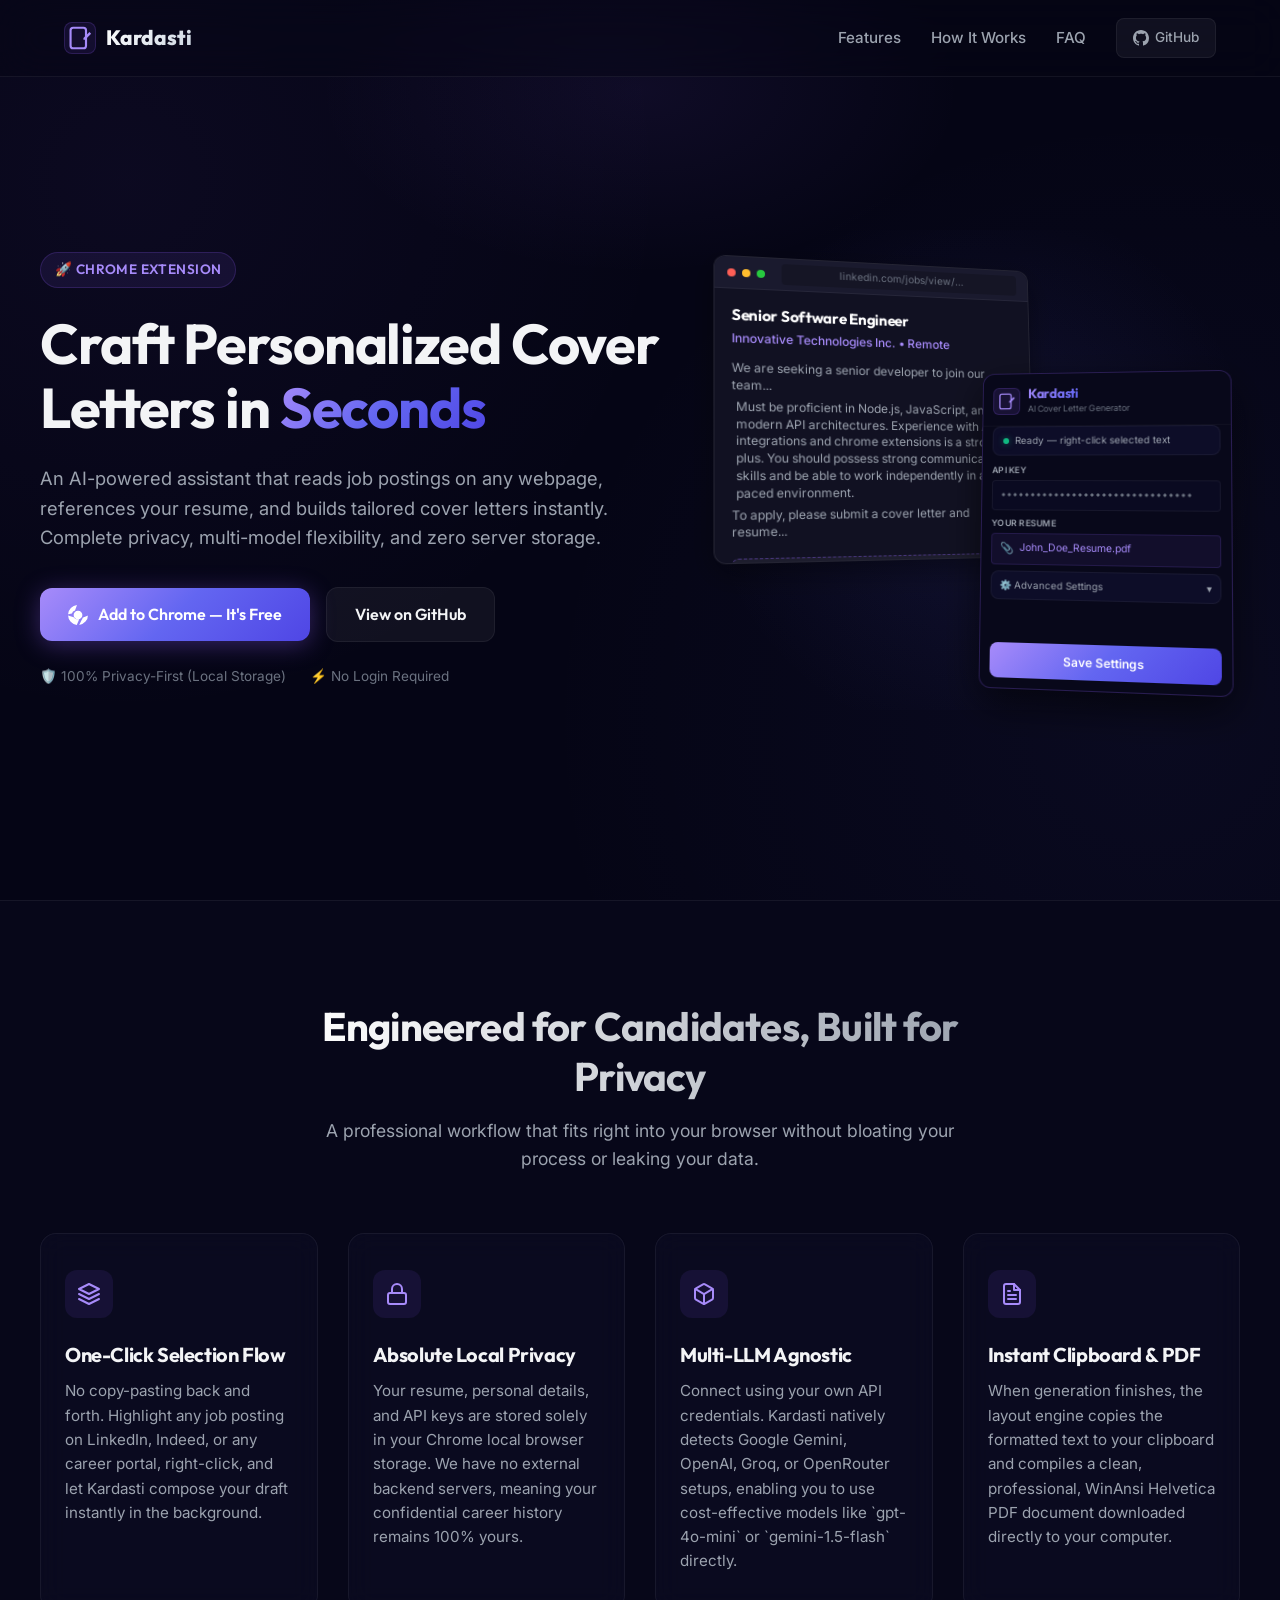
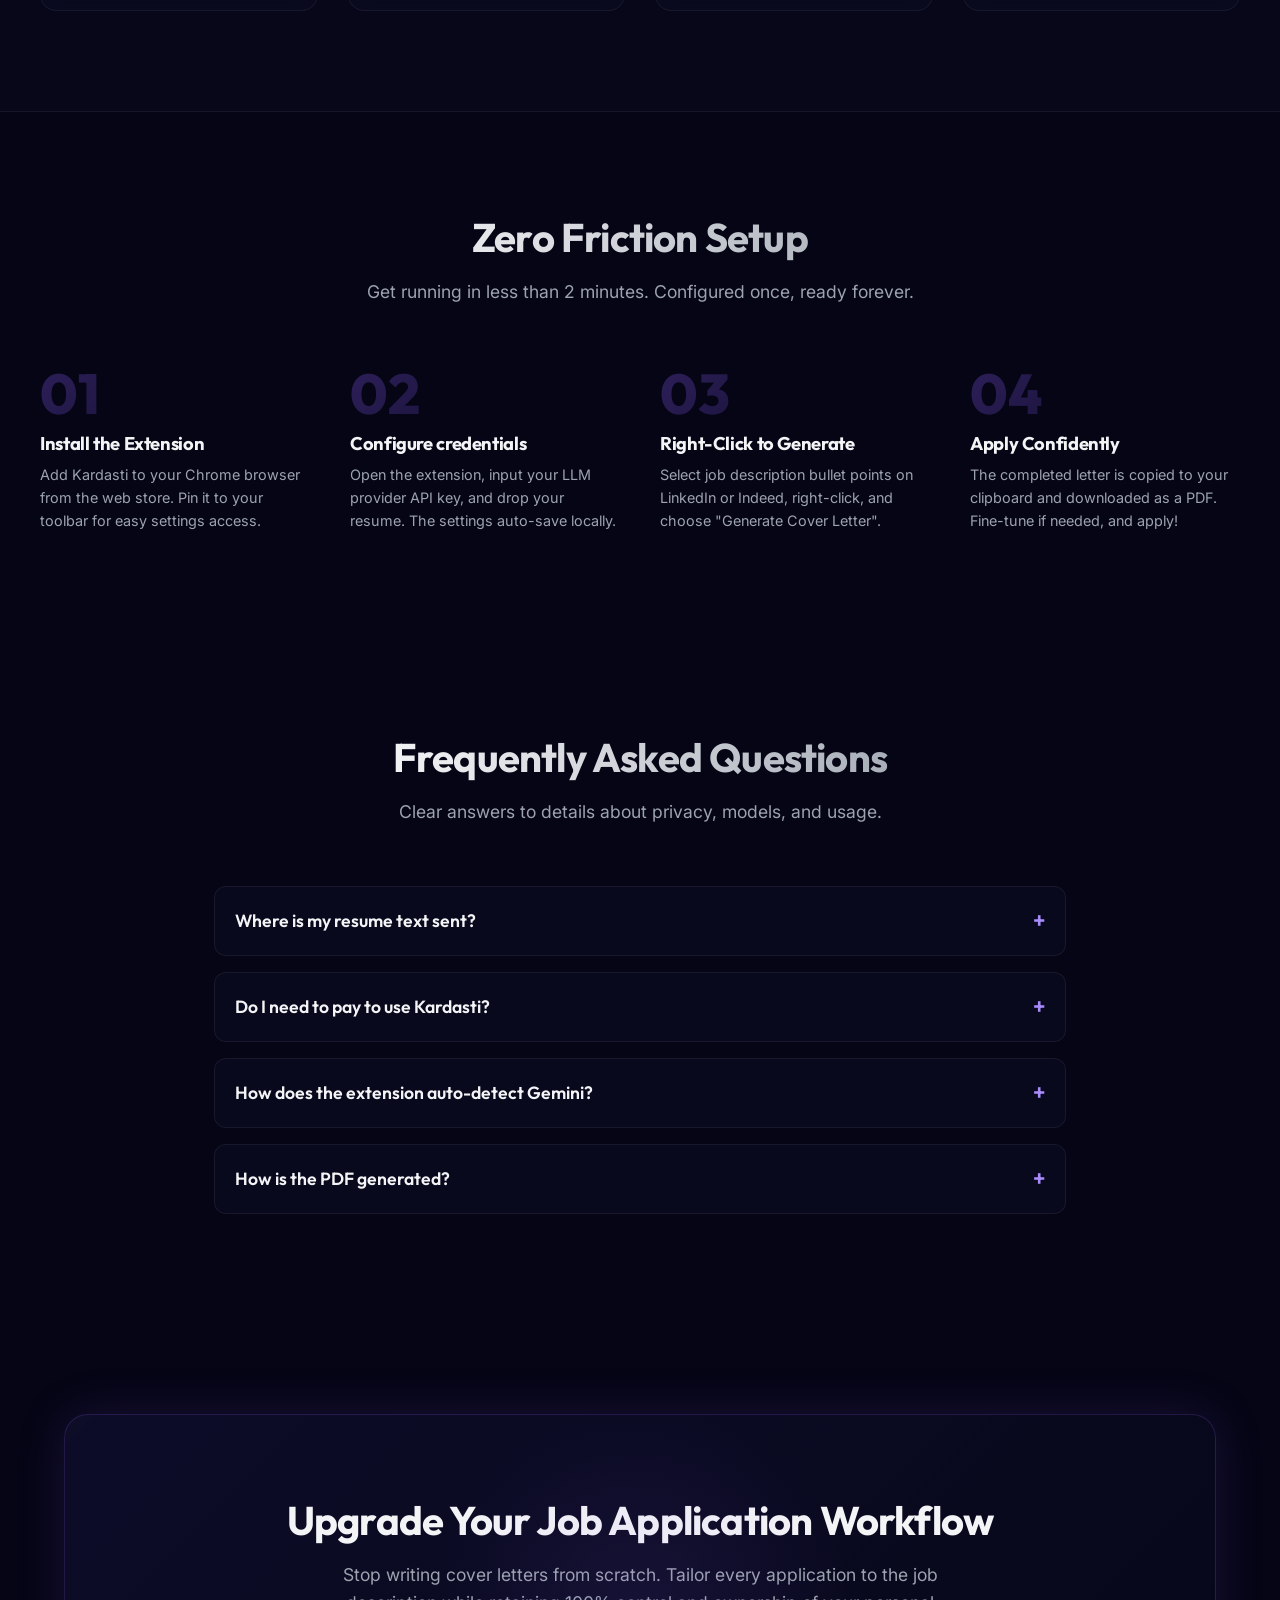
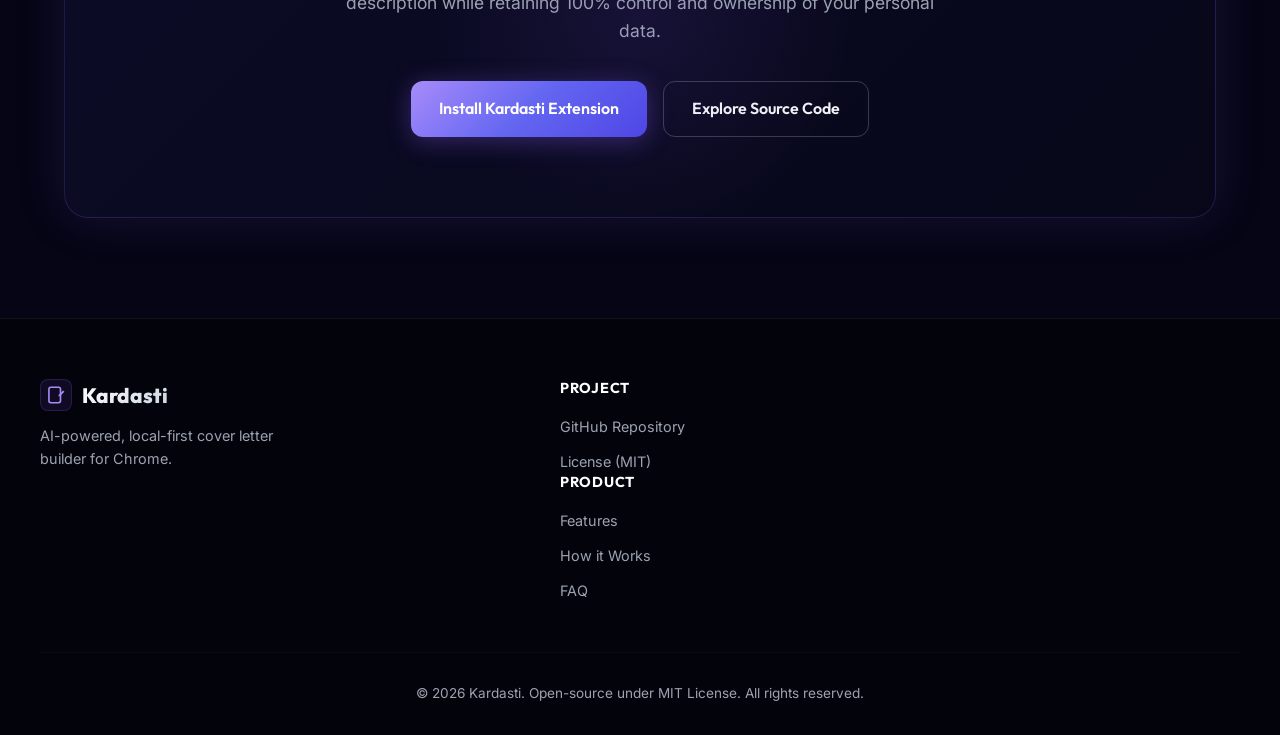
<file: docs/index.html>
<!DOCTYPE html>
<html lang="en">
<head>
  <meta charset="utf-8">
  <meta name="viewport" content="width=device-width, initial-scale=1">
  <meta name="description" content="Kardasti — AI-powered Chrome Extension that generates personalized cover letters from job postings using your resume, completely locally and securely.">
  <title>Kardasti — AI Cover Letter Generator Chrome Extension</title>
  
  <!-- Premium Fonts -->
  <link rel="preconnect" href="https://fonts.googleapis.com">
  <link rel="preconnect" href="https://fonts.gstatic.com" crossorigin>
  <link href="https://fonts.googleapis.com/css2?family=Inter:wght@300;400;500;600;700&family=Outfit:wght@400;500;600;700;800&display=swap" rel="stylesheet">
  
  <link rel="stylesheet" href="style.css">
</head>
<body>
  <!-- Header -->
  <header class="navbar">
    <div class="nav-container">
      <div class="logo">
        <div class="logo-icon">
          <svg width="24" height="24" viewBox="0 0 28 28" fill="none">
            <rect x="3" y="2" width="18" height="24" rx="3" stroke="url(#nav-g1)" stroke-width="2.5" fill="none"/>
            <line x1="7" y1="8" x2="17" y2="8" stroke="url(#nav-g1)" stroke-width="2" stroke-linecap="round"/>
            <line x1="7" y1="12" x2="17" y2="12" stroke="url(#nav-g1)" stroke-width="2" stroke-linecap="round"/>
            <line x1="7" y1="16" x2="13" y2="16" stroke="url(#nav-g1)" stroke-width="2" stroke-linecap="round"/>
            <path d="M18 14 L25 7 L27 9 L20 16 L18 16 Z" fill="url(#nav-g1)"/>
            <defs>
              <linearGradient id="nav-g1" x1="0" y1="0" x2="28" y2="28">
                <stop offset="0%" stop-color="#a78bfa"/>
                <stop offset="100%" stop-color="#6366f1"/>
              </linearGradient>
            </defs>
          </svg>
        </div>
        <span class="logo-text">Kardasti</span>
      </div>
      <nav class="nav-links">
        <a href="#features">Features</a>
        <a href="#how-it-works">How It Works</a>
        <a href="#faq">FAQ</a>
        <a href="https://github.com" class="btn-github-nav" target="_blank" rel="noopener">
          <svg width="16" height="16" fill="currentColor" viewBox="0 0 16 16">
            <path d="M8 0C3.58 0 0 3.58 0 8c0 3.54 2.29 6.53 5.47 7.59.4.07.55-.17.55-.38 0-.19-.01-.82-.01-1.49-2.01.37-2.53-.49-2.69-.94-.09-.23-.48-.94-.82-1.13-.28-.15-.68-.52-.01-.53.63-.01 1.08.58 1.23.82.72 1.21 1.87.87 2.33.66.07-.52.28-.87.51-1.07-1.78-.2-3.64-.89-3.64-3.95 0-.87.31-1.59.82-2.15-.08-.2-.36-1.02.08-2.12 0 0 .67-.21 2.2.82.64-.18 1.32-.27 2-.27.68 0 1.36.09 2 .27 1.53-1.04 2.2-.82 2.2-.82.44 1.1.16 1.92.08 2.12.51.56.82 1.27.82 2.15 0 3.07-1.87 3.75-3.65 3.95.29.25.54.73.54 1.48 0 1.07-.01 1.93-.01 2.2 0 .21.15.46.55.38A8.012 8.012 0 0 0 16 8c0-4.42-3.58-8-8-8z"/>
          </svg>
          GitHub
        </a>
      </nav>
    </div>
  </header>

  <!-- Hero Section -->
  <section class="hero">
    <div class="hero-glow"></div>
    <div class="hero-container">
      <div class="hero-content">
        <div class="badge">🚀 Chrome Extension</div>
        <h1 class="hero-title">Craft Personalized Cover Letters in <span class="text-gradient">Seconds</span></h1>
        <p class="hero-subtitle">
          An AI-powered assistant that reads job postings on any webpage, references your resume, and builds tailored cover letters instantly. Complete privacy, multi-model flexibility, and zero server storage.
        </p>
        <div class="hero-cta">
          <a href="#" class="btn-chrome">
            <svg width="20" height="20" fill="currentColor" viewBox="0 0 16 16">
              <path d="M16 8a8.001 8.001 0 0 1-7.022 7.94l1.902-3.907a3.5 3.5 0 0 0 .82-1.92l4.3-1.72A7.973 7.973 0 0 1 16 8zm-8.978 7.94a8.004 8.004 0 0 1-6.963-7.61l4.498 1.499A3.5 3.5 0 0 0 8 11.5c.343 0 .67-.05.978-.142L7.022 15.94zM.059 7.424A8.002 8.002 0 0 1 7.2 0.057L5.59 4.398a3.5 3.5 0 0 0-2.457 2.457L.059 7.424zM8 4.5a3.5 3.5 0 1 1 0 7 3.5 3.5 0 0 1 0-7z"/>
            </svg>
            Add to Chrome — It's Free
          </a>
          <a href="https://github.com" class="btn-secondary" target="_blank" rel="noopener">
            View on GitHub
          </a>
        </div>
        <div class="hero-meta">
          <span>🛡️ 100% Privacy-First (Local Storage)</span>
          <span>⚡ No Login Required</span>
        </div>
      </div>
      
      <!-- Interactive CSS Extension Mockup -->
      <div class="hero-visual">
        <div class="visual-glow"></div>
        <div class="extension-mockup-container">
          
          <!-- Mock Job Site Window -->
          <div class="mock-web-window">
            <div class="window-header">
              <span class="dot red"></span>
              <span class="dot yellow"></span>
              <span class="dot green"></span>
              <div class="mock-url">linkedin.com/jobs/view/...</div>
            </div>
            <div class="window-body">
              <h3 class="job-mock-title">Senior Software Engineer</h3>
              <p class="job-mock-company">Innovative Technologies Inc. • Remote</p>
              <div class="job-mock-desc">
                <p>We are seeking a senior developer to join our team...</p>
                <div class="highlightable-text" id="highlightText">
                  Must be proficient in Node.js, JavaScript, and modern API architectures. Experience with AI integrations and chrome extensions is a strong plus. You should possess strong communication skills and be able to work independently in a fast-paced environment.
                </div>
                <p>To apply, please submit a cover letter and resume...</p>
              </div>
              
              <!-- Interactive Trigger Button -->
              <button type="button" class="btn-demo-trigger" id="demoTriggerBtn">
                ⚡ Simulate Selection & Right-Click
              </button>
              
              <!-- Context Menu Mock -->
              <div class="mock-context-menu" id="mockContextMenu">
                <div class="menu-item disabled">Copy</div>
                <div class="menu-item disabled">Search Google for...</div>
                <div class="menu-item active-action" id="contextMenuAction">
                  <span class="logo-icon-small">
                    <svg width="12" height="12" viewBox="0 0 28 28" fill="none">
                      <rect x="3" y="2" width="18" height="24" rx="3" stroke="#a78bfa" stroke-width="3" fill="none"/>
                      <path d="M18 14 L25 7 L27 9 L20 16 L18 16 Z" fill="#a78bfa"/>
                    </svg>
                  </span>
                  Generate Cover Letter
                </div>
              </div>
            </div>
          </div>
          
          <!-- Mock Extension Popup Window -->
          <div class="mock-popup-window">
            <div class="popup-header">
              <div class="popup-logo">
                <div class="mock-logo-icon">
                  <svg width="18" height="18" viewBox="0 0 28 28" fill="none">
                    <rect x="3" y="2" width="18" height="24" rx="3" stroke="url(#g-mock)" stroke-width="2" fill="none"/>
                    <line x1="7" y1="8" x2="17" y2="8" stroke="url(#g-mock)" stroke-width="1.5" stroke-linecap="round"/>
                    <line x1="7" y1="12" x2="17" y2="12" stroke="url(#g-mock)" stroke-width="1.5" stroke-linecap="round"/>
                    <line x1="7" y1="16" x2="13" y2="16" stroke="url(#g-mock)" stroke-width="1.5" stroke-linecap="round"/>
                    <path d="M18 14 L25 7 L27 9 L20 16 L18 16 Z" fill="url(#g-mock)"/>
                    <defs>
                      <linearGradient id="g-mock" x1="0" y1="0" x2="28" y2="28">
                        <stop offset="0%" stop-color="#a78bfa"/>
                        <stop offset="100%" stop-color="#6366f1"/>
                      </linearGradient>
                    </defs>
                  </svg>
                </div>
                <div>
                  <h4 class="popup-title">Kardasti</h4>
                  <p class="popup-subtitle">AI Cover Letter Generator</p>
                </div>
              </div>
            </div>
            
            <div class="popup-status-bar ready" id="mockStatusBar">
              <div class="status-dot animate-pulse"></div>
              <span class="status-text">Ready — right-click selected text</span>
            </div>
            
            <div class="popup-body">
              <!-- API Key Field -->
              <div class="popup-field">
                <div class="popup-label">API Key</div>
                <div class="popup-input-wrapper">
                  <div class="popup-input-masked">••••••••••••••••••••••••••••••••</div>
                </div>
              </div>
              
              <!-- Resume Field -->
              <div class="popup-field">
                <div class="popup-label">Your Resume</div>
                <div class="popup-file-badge">
                  <span class="file-icon">📎</span>
                  <span class="file-name">John_Doe_Resume.pdf</span>
                </div>
              </div>
              
              <!-- Advanced Settings (Collapsed) -->
              <div class="popup-card">
                <div class="popup-card-header">
                  <span>⚙️ Advanced Settings</span>
                  <span>▾</span>
                </div>
              </div>
            </div>
            
            <div class="popup-footer">
              <div class="mock-save-btn">Save Settings</div>
            </div>
            
            <!-- Toast Simulator Inside Extension -->
            <div class="mock-toast-notification" id="mockToast">
              <span class="toast-content" id="mockToastText">⏳ Generating cover letter…</span>
            </div>
          </div>
          
        </div>
      </div>
    </div>
  </section>

  <!-- Value Propositions / Features Grid -->
  <section class="features" id="features">
    <div class="section-header">
      <h2 class="section-title">Engineered for Candidates, Built for Privacy</h2>
      <p class="section-subtitle">A professional workflow that fits right into your browser without bloating your process or leaking your data.</p>
    </div>
    
    <div class="features-grid">
      <!-- Feature 1 -->
      <div class="feature-card">
        <div class="feature-icon">
          <svg width="24" height="24" viewBox="0 0 24 24" fill="none" stroke="currentColor" stroke-width="2" stroke-linecap="round" stroke-linejoin="round">
            <polygon points="12 2 2 7 12 12 22 7 12 2" />
            <polyline points="2 17 12 22 22 17" />
            <polyline points="2 12 12 17 22 12" />
          </svg>
        </div>
        <h3 class="feature-title">One-Click Selection Flow</h3>
        <p class="feature-desc">No copy-pasting back and forth. Highlight any job posting on LinkedIn, Indeed, or any career portal, right-click, and let Kardasti compose your draft instantly in the background.</p>
      </div>
      
      <!-- Feature 2 -->
      <div class="feature-card">
        <div class="feature-icon">
          <svg width="24" height="24" viewBox="0 0 24 24" fill="none" stroke="currentColor" stroke-width="2" stroke-linecap="round" stroke-linejoin="round">
            <rect x="3" y="11" width="18" height="11" rx="2" ry="2" />
            <path d="M7 11V7a5 5 0 0 1 10 0v4" />
          </svg>
        </div>
        <h3 class="feature-title">Absolute Local Privacy</h3>
        <p class="feature-desc">Your resume, personal details, and API keys are stored solely in your Chrome local browser storage. We have no external backend servers, meaning your confidential career history remains 100% yours.</p>
      </div>
      
      <!-- Feature 3 -->
      <div class="feature-card">
        <div class="feature-icon">
          <svg width="24" height="24" viewBox="0 0 24 24" fill="none" stroke="currentColor" stroke-width="2" stroke-linecap="round" stroke-linejoin="round">
            <path d="M21 16V8a2 2 0 0 0-1-1.73l-7-4a2 2 0 0 0-2 0l-7 4A2 2 0 0 0 3 8v8a2 2 0 0 0 1 1.73l7 4a2 2 0 0 0 2 0l7-4A2 2 0 0 0 21 16z" />
            <polyline points="3.27 6.96 12 12.01 20.73 6.96" />
            <line x1="12" y1="22.08" x2="12" y2="12" />
          </svg>
        </div>
        <h3 class="feature-title">Multi-LLM Agnostic</h3>
        <p class="feature-desc">Connect using your own API credentials. Kardasti natively detects Google Gemini, OpenAI, Groq, or OpenRouter setups, enabling you to use cost-effective models like `gpt-4o-mini` or `gemini-1.5-flash` directly.</p>
      </div>
      
      <!-- Feature 4 -->
      <div class="feature-card">
        <div class="feature-icon">
          <svg width="24" height="24" viewBox="0 0 24 24" fill="none" stroke="currentColor" stroke-width="2" stroke-linecap="round" stroke-linejoin="round">
            <path d="M14 2H6a2 2 0 0 0-2 2v16a2 2 0 0 0 2 2h12a2 2 0 0 0 2-2V8z" />
            <polyline points="14 2 14 8 20 8" />
            <line x1="16" y1="13" x2="8" y2="13" />
            <line x1="16" y1="17" x2="8" y2="17" />
            <polyline points="10 9 9 9 8 9" />
          </svg>
        </div>
        <h3 class="feature-title">Instant Clipboard & PDF</h3>
        <p class="feature-desc">When generation finishes, the layout engine copies the formatted text to your clipboard and compiles a clean, professional, WinAnsi Helvetica PDF document downloaded directly to your computer.</p>
      </div>
    </div>
  </section>

  <!-- How It Works Section -->
  <section class="how-it-works" id="how-it-works">
    <div class="section-header">
      <h2 class="section-title">Zero Friction Setup</h2>
      <p class="section-subtitle">Get running in less than 2 minutes. Configured once, ready forever.</p>
    </div>
    
    <div class="workflow-steps">
      <!-- Step 1 -->
      <div class="step-card">
        <div class="step-num">01</div>
        <h4 class="step-title">Install the Extension</h4>
        <p class="step-desc">Add Kardasti to your Chrome browser from the web store. Pin it to your toolbar for easy settings access.</p>
      </div>
      <!-- Step 2 -->
      <div class="step-card">
        <div class="step-num">02</div>
        <h4 class="step-title">Configure credentials</h4>
        <p class="step-desc">Open the extension, input your LLM provider API key, and drop your resume. The settings auto-save locally.</p>
      </div>
      <!-- Step 3 -->
      <div class="step-card">
        <div class="step-num">03</div>
        <h4 class="step-title">Right-Click to Generate</h4>
        <p class="step-desc">Select job description bullet points on LinkedIn or Indeed, right-click, and choose "Generate Cover Letter".</p>
      </div>
      <!-- Step 4 -->
      <div class="step-card">
        <div class="step-num">04</div>
        <h4 class="step-title">Apply Confidently</h4>
        <p class="step-desc">The completed letter is copied to your clipboard and downloaded as a PDF. Fine-tune if needed, and apply!</p>
      </div>
    </div>
  </section>

  <!-- FAQ Section -->
  <section class="faq" id="faq">
    <div class="section-header">
      <h2 class="section-title">Frequently Asked Questions</h2>
      <p class="section-subtitle">Clear answers to details about privacy, models, and usage.</p>
    </div>
    
    <div class="faq-accordion">
      <details>
        <summary>Where is my resume text sent?</summary>
        <div class="faq-content">
          <p>Your resume text is stored locally within Chrome's sandboxed storage. It is only sent directly to the AI provider endpoint (OpenAI, Google, Groq, or OpenRouter) that you configure when you explicitly trigger the "Generate Cover Letter" context menu action. We do not operate server portals or analytics databases, ensuring absolute confidentiality.</p>
        </div>
      </details>
      
      <details>
        <summary>Do I need to pay to use Kardasti?</summary>
        <div class="faq-content">
          <p>No, the Chrome extension itself is entirely free and open-source. You only need your own API key from an LLM provider. Since modern API calls are extremely cost-effective (e.g., using GPT-4o-mini costs less than $0.002 per letter), you only pay fractions of a cent directly to OpenAI or Google for the API usage.</p>
        </div>
      </details>
      
      <details>
        <summary>How does the extension auto-detect Gemini?</summary>
        <div class="faq-content">
          <p>Kardasti analyzes the pattern of your API key. If the key begins with the standard Google developer key prefix (<code>AIza</code>), the popup automatically populates the base URL to point to Google's Gemini API endpoints and loads the available Gemini model families (like <code>gemini-1.5-flash</code>).</p>
        </div>
      </details>
      
      <details>
        <summary>How is the PDF generated?</summary>
        <div class="faq-content">
          <p>The PDF is compiled in-memory inside the Chrome extension background worker using a lightweight, pure JavaScript PDF layout engine. It outputs standard PDF 1.4 objects without referencing heavy external UI scripts, formatting the Helvetica fonts and alignments dynamically to trigger an automatic web download.</p>
        </div>
      </details>
    </div>
  </section>

  <!-- CTA Section -->
  <section class="cta-banner">
    <div class="cta-card">
      <div class="cta-glow"></div>
      <h2 class="cta-title">Upgrade Your Job Application Workflow</h2>
      <p class="cta-desc">Stop writing cover letters from scratch. Tailor every application to the job description while retaining 100% control and ownership of your personal data.</p>
      <div class="cta-actions">
        <a href="#" class="btn-chrome">Install Kardasti Extension</a>
        <a href="https://github.com" class="btn-outline" target="_blank" rel="noopener">Explore Source Code</a>
      </div>
    </div>
  </section>

  <!-- Footer -->
  <footer class="footer">
    <div class="footer-container">
      <div class="footer-left">
        <div class="logo">
          <div class="logo-icon">
            <svg width="18" height="18" viewBox="0 0 28 28" fill="none">
              <rect x="3" y="2" width="18" height="24" rx="3" stroke="#a78bfa" stroke-width="2.5" fill="none"/>
              <path d="M18 14 L25 7 L27 9 L20 16 L18 16 Z" fill="#a78bfa"/>
            </svg>
          </div>
          <span class="logo-text">Kardasti</span>
        </div>
        <p class="footer-tagline">AI-powered, local-first cover letter builder for Chrome.</p>
      </div>
      <div class="footer-right">
        <div class="footer-links-group">
          <h5>Project</h5>
          <a href="https://github.com" target="_blank" rel="noopener">GitHub Repository</a>
          <a href="https://github.com" target="_blank" rel="noopener">License (MIT)</a>
        </div>
        <div class="footer-links-group">
          <h5>Product</h5>
          <a href="#features">Features</a>
          <a href="#how-it-works">How it Works</a>
          <a href="#faq">FAQ</a>
        </div>
      </div>
    </div>
    <div class="footer-bottom">
      <p>&copy; 2026 Kardasti. Open-source under MIT License. All rights reserved.</p>
    </div>
  </footer>

  <!-- Interactive Demo Script -->
  <script>
    document.addEventListener('DOMContentLoaded', () => {
      const demoBtn = document.getElementById('demoTriggerBtn');
      const highlightText = document.getElementById('highlightText');
      const contextMenu = document.getElementById('mockContextMenu');
      const menuAction = document.getElementById('contextMenuAction');
      const toast = document.getElementById('mockToast');
      const toastText = document.getElementById('mockToastText');
      const statusBar = document.getElementById('mockStatusBar');

      let isAnimating = false;

      demoBtn.addEventListener('click', () => {
        if (isAnimating) return;
        isAnimating = true;
        demoBtn.disabled = true;

        // Step 1: Simulate text highlighting
        highlightText.classList.add('highlighted');
        
        setTimeout(() => {
          // Step 2: Show context menu near the selection
          contextMenu.classList.add('visible');
          
          setTimeout(() => {
            // Step 3: Trigger context menu selection effect
            menuAction.classList.add('hovered');
            
            setTimeout(() => {
              // Hide context menu, start extension generation effect
              contextMenu.classList.remove('visible');
              menuAction.classList.remove('hovered');
              
              // Change status bar to generating
              statusBar.className = 'popup-status-bar generating';
              statusBar.querySelector('.status-text').textContent = 'Generating PDF…';
              
              // Show loader toast
              toastText.textContent = '⏳ Generating cover letter…';
              toast.className = 'mock-toast-notification visible loading';
              
              setTimeout(() => {
                // Change toast to success
                toastText.textContent = '✅ Cover letter copied & PDF downloaded!';
                toast.className = 'mock-toast-notification visible success';
                
                // Change status bar back to ready
                statusBar.className = 'popup-status-bar ready';
                statusBar.querySelector('.status-text').textContent = 'Ready — right-click selected text';
                
                // Trigger page download visual indicator (subtle pulse on body)
                document.querySelector('.extension-mockup-container').classList.add('download-success');

                setTimeout(() => {
                  // Reset animation state
                  highlightText.classList.remove('highlighted');
                  toast.classList.remove('visible');
                  document.querySelector('.extension-mockup-container').classList.remove('download-success');
                  isAnimating = false;
                  demoBtn.disabled = false;
                }, 4000);

              }, 3000);

            }, 800);
          }, 1000);
        }, 800);
      });
    });
  </script>
</body>
</html>
</file>
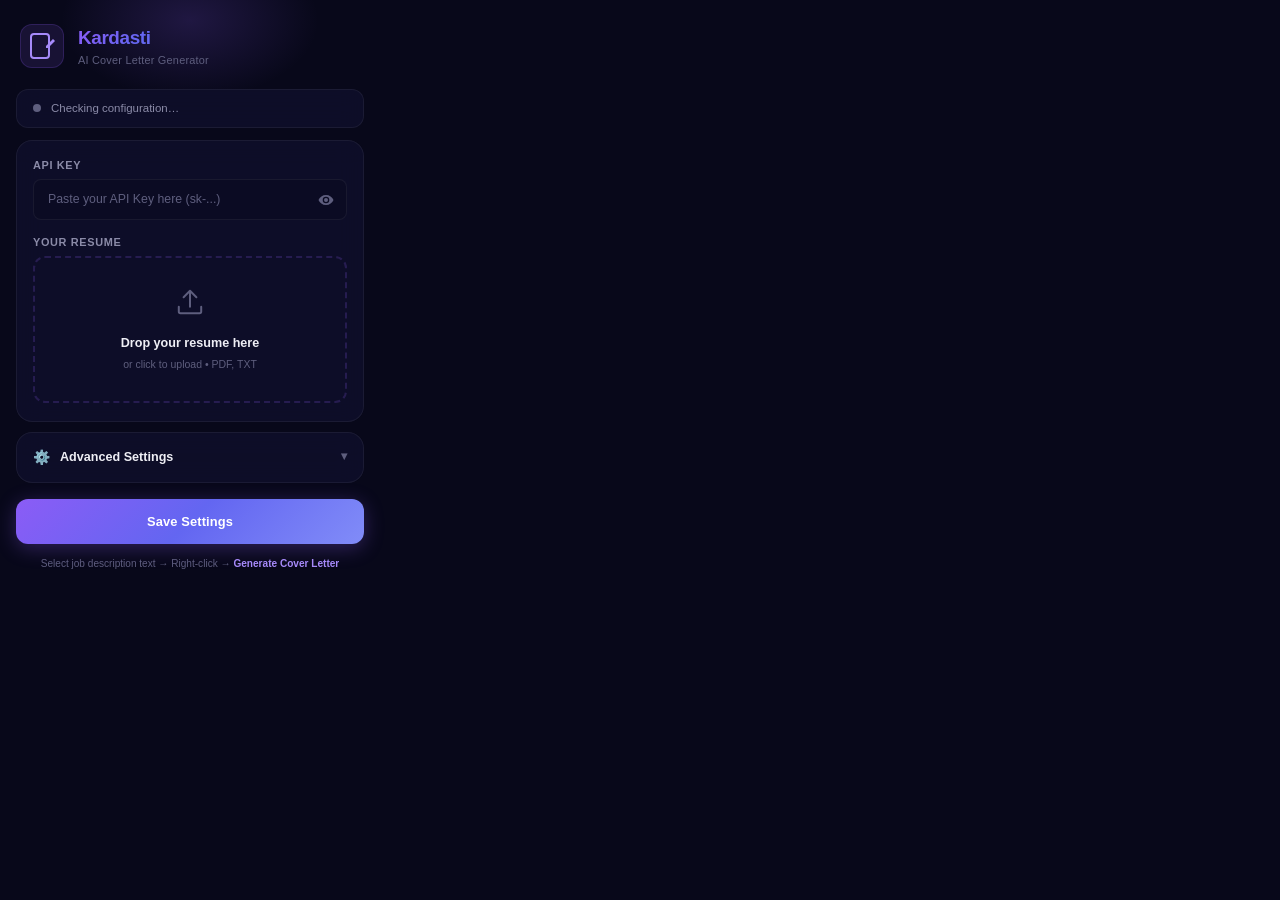
<file: popup/popup.html>
<!DOCTYPE html>
<html lang="en">
<head>
  <meta charset="utf-8">
  <meta name="viewport" content="width=device-width, initial-scale=1">
  <title>Kardasti</title>
  <link rel="stylesheet" href="popup.css">
</head>
<body>
  <!-- Header -->
  <header class="header" id="header">
    <div class="header-glow"></div>
    <div class="header-content">
      <div class="logo">
        <div class="logo-icon">
          <svg width="28" height="28" viewBox="0 0 28 28" fill="none">
            <rect x="3" y="2" width="18" height="24" rx="3" stroke="url(#g1)" stroke-width="2" fill="none"/>
            <line x1="7" y1="8" x2="17" y2="8" stroke="url(#g1)" stroke-width="1.5" stroke-linecap="round"/>
            <line x1="7" y1="12" x2="17" y2="12" stroke="url(#g1)" stroke-width="1.5" stroke-linecap="round"/>
            <line x1="7" y1="16" x2="13" y2="16" stroke="url(#g1)" stroke-width="1.5" stroke-linecap="round"/>
            <path d="M18 14 L25 7 L27 9 L20 16 L18 16 Z" fill="url(#g1)"/>
            <defs>
              <linearGradient id="g1" x1="0" y1="0" x2="28" y2="28">
                <stop offset="0%" stop-color="#a78bfa"/>
                <stop offset="100%" stop-color="#6366f1"/>
              </linearGradient>
            </defs>
          </svg>
        </div>
        <div>
          <h1 class="logo-title">Kardasti</h1>
          <p class="logo-subtitle">AI Cover Letter Generator</p>
        </div>
      </div>
    </div>
  </header>

  <!-- Status Badge -->
  <div class="status-bar" id="statusBar">
    <div class="status-dot" id="statusDot"></div>
    <span class="status-text" id="statusText">Checking configuration…</span>
  </div>

  <!-- Main Content -->
  <main class="main">

    <!-- Configuration Fields -->
    <div class="form-container">
      <!-- API Key Field -->
      <div class="field">
        <label class="label" for="apiKey">API Key</label>
        <div class="input-wrapper">
          <input type="password" id="apiKey" class="input" placeholder="Paste your API Key here (sk-...)" autocomplete="off">
          <button type="button" class="input-action" id="toggleApiKey" title="Show/hide API key">
            <svg width="16" height="16" viewBox="0 0 16 16" fill="currentColor">
              <path id="eyeIcon" d="M8 3C4.5 3 1.7 5.1 0.5 8c1.2 2.9 4 5 7.5 5s6.3-2.1 7.5-5c-1.2-2.9-4-5-7.5-5zm0 8.3A3.3 3.3 0 1 1 8 4.7a3.3 3.3 0 0 1 0 6.6zM8 6a2 2 0 1 0 0 4 2 2 0 0 0 0-4z"/>
            </svg>
          </button>
        </div>
      </div>

      <!-- Resume Field -->
      <div class="field">
        <label class="label">Your Resume</label>
        <!-- File Upload Zone -->
        <div class="upload-zone" id="uploadZone">
          <div class="upload-icon">
            <svg width="32" height="32" viewBox="0 0 40 40" fill="none">
              <path d="M20 6 L20 26 M12 14 L20 6 L28 14" stroke="currentColor" stroke-width="2.5" stroke-linecap="round" stroke-linejoin="round"/>
              <path d="M6 26 v6 a2 2 0 0 0 2 2 h24 a2 2 0 0 0 2-2 v-6" stroke="currentColor" stroke-width="2.5" stroke-linecap="round"/>
            </svg>
          </div>
          <p class="upload-text">Drop your resume here</p>
          <p class="upload-hint">or click to upload • PDF, TXT</p>
          <input type="file" id="fileInput" accept=".pdf,.txt,.text" hidden>
        </div>

        <!-- Uploaded File Info -->
        <div class="file-info" id="fileInfo" hidden>
          <div class="file-badge">
            <span class="file-icon">📎</span>
            <span class="file-name" id="fileName"></span>
            <button type="button" class="file-remove" id="removeFile" title="Remove resume">✕</button>
          </div>
        </div>

        <!-- Resume Text Preview/Edit -->
        <div class="field" id="resumeTextSection" hidden>
          <label class="label" for="resumeText">
            Resume Content
            <span class="label-badge">editable</span>
          </label>
          <textarea id="resumeText" class="textarea" rows="6" placeholder="Your resume content will appear here…"></textarea>
          <p class="hint">Review and edit the extracted text if needed</p>
        </div>
      </div>
    </div>

    <!-- Advanced Settings Section -->
    <section class="card" id="advancedSection">
      <button class="card-header" id="advancedToggle" type="button">
        <span class="card-icon">⚙️</span>
        <span class="card-title">Advanced Settings</span>
        <span class="card-chevron" id="advancedChevron">▾</span>
      </button>
      <div class="card-body collapsed" id="advancedBody">
        <div class="field">
          <label class="label" for="apiBaseUrl">Base URL</label>
          <input type="url" id="apiBaseUrl" class="input" placeholder="https://api.openai.com/v1" autocomplete="off">
          <p class="hint">OpenAI, Groq, OpenRouter compatible • Gemini keys auto-detected</p>
        </div>
        <div class="field">
          <label class="label" for="apiModel">
            Model
            <span class="label-badge model-count" id="modelCount" hidden></span>
          </label>
          <div class="model-wrapper">
            <select id="apiModel" class="input select">
              <option value="">Enter API key to load models…</option>
            </select>
            <button type="button" class="btn-icon" id="refreshModels" title="Refresh model list">
              <svg class="refresh-icon" id="refreshIcon" width="14" height="14" viewBox="0 0 16 16" fill="none" stroke="currentColor" stroke-width="2" stroke-linecap="round">
                <path d="M2 8a6 6 0 0 1 10.9-3.5M14 8a6 6 0 0 1-10.9 3.5"/>
                <path d="M13 1v4h-4M3 15v-4h4"/>
              </svg>
            </button>
          </div>
          <div id="customModelWrapper" hidden>
            <input type="text" id="apiModelCustom" class="input" placeholder="e.g. gpt-4o-mini" autocomplete="off" style="margin-top:6px">
          </div>
          <p class="hint" id="modelHint">Auto-detected from API when key is set</p>
        </div>
      </div>
    </section>
  </main>

  <!-- Footer Actions -->
  <footer class="footer">
    <button type="button" class="btn-save" id="saveBtn">
      <span class="btn-text">Save Settings</span>
      <span class="btn-loader" hidden>
        <span class="spinner"></span>
      </span>
      <span class="btn-check" hidden>✓</span>
    </button>
    <p class="footer-hint">
      Select job description text → Right-click → <strong>Generate Cover Letter</strong>
    </p>
  </footer>

  <script src="popup.js"></script>
</body>
</html>
</file>
<file: docs/style.css>
/* ═══════════════════════════════════════════════
   Kardasti Landing Page — Premium Dark Theme
   ═══════════════════════════════════════════════ */

:root {
  /* Colors */
  --bg-dark: #050515;
  --bg-deep: #08081a;
  --bg-elevated: #0f0f2d;
  --bg-card: rgba(13, 13, 38, 0.55);
  --border-subtle: rgba(255, 255, 255, 0.06);
  --border-glow: rgba(139, 92, 246, 0.15);
  
  --accent-violet: #8b5cf6;
  --accent-indigo: #6366f1;
  --accent-purple: #a855f7;
  
  --text-primary: #f3f4f6;
  --text-secondary: #9ca3af;
  --text-muted: #6b7280;
  
  --gradient-neon: linear-gradient(135deg, #a78bfa 0%, #6366f1 50%, #4f46e5 100%);
  --gradient-bg-glow: radial-gradient(circle, rgba(139, 92, 246, 0.15) 0%, transparent 60%);
  
  /* Fonts */
  --font-headings: 'Outfit', -apple-system, BlinkMacSystemFont, "Segoe UI", Roboto, sans-serif;
  --font-body: 'Inter', -apple-system, BlinkMacSystemFont, "Segoe UI", Roboto, sans-serif;
  
  /* Shadows */
  --shadow-glow: 0 0 50px rgba(139, 92, 246, 0.15);
  --shadow-lg: 0 20px 40px rgba(0, 0, 0, 0.5);
  
  /* Transitions */
  --transition-smooth: all 0.4s cubic-bezier(0.16, 1, 0.3, 1);
  --transition-spring: all 0.5s cubic-bezier(0.34, 1.56, 0.64, 1);
}

/* Reset & Base */
* {
  box-sizing: border-box;
  margin: 0;
  padding: 0;
}

html {
  scroll-behavior: smooth;
  background-color: var(--bg-dark);
  color: var(--text-primary);
  font-family: var(--font-body);
  font-size: 16px;
}

body {
  overflow-x: hidden;
  line-height: 1.6;
  background-image: 
    radial-gradient(circle at 10% 20%, rgba(139, 92, 246, 0.05) 0%, transparent 40%),
    radial-gradient(circle at 90% 80%, rgba(99, 102, 241, 0.05) 0%, transparent 45%);
  background-attachment: fixed;
}

/* Typography */
h1, h2, h3, h4, h5 {
  font-family: var(--font-headings);
  font-weight: 700;
  letter-spacing: -0.02em;
  line-height: 1.25;
}

p {
  color: var(--text-secondary);
}

a {
  text-decoration: none;
  color: inherit;
}

/* Section Common */
section {
  padding: 100px 24px;
  position: relative;
}

.section-header {
  text-align: center;
  max-width: 680px;
  margin: 0 auto 60px;
}

.section-title {
  font-size: 2.5rem;
  margin-bottom: 16px;
  background: linear-gradient(to right, #fff, #9ca3af);
  -webkit-background-clip: text;
  -webkit-text-fill-color: transparent;
  background-clip: text;
}

.section-subtitle {
  font-size: 1.1rem;
  color: var(--text-secondary);
}

/* Text Gradient */
.text-gradient {
  background: var(--gradient-neon);
  -webkit-background-clip: text;
  -webkit-text-fill-color: transparent;
  background-clip: text;
  display: inline-block;
}

/* Buttons */
.btn-chrome {
  display: inline-flex;
  align-items: center;
  gap: 10px;
  padding: 14px 28px;
  background: var(--gradient-neon);
  color: #fff;
  font-family: var(--font-headings);
  font-weight: 600;
  border-radius: 12px;
  box-shadow: 0 4px 25px rgba(139, 92, 246, 0.35);
  transition: var(--transition-spring);
  position: relative;
  overflow: hidden;
  z-index: 1;
}

.btn-chrome::before {
  content: '';
  position: absolute;
  inset: 0;
  background: linear-gradient(135deg, #6366f1 0%, #a855f7 100%);
  opacity: 0;
  z-index: -1;
  transition: opacity 0.4s ease;
}

.btn-chrome:hover {
  transform: translateY(-3px);
  box-shadow: 0 8px 30px rgba(139, 92, 246, 0.5);
}

.btn-chrome:hover::before {
  opacity: 1;
}

.btn-secondary {
  display: inline-flex;
  align-items: center;
  padding: 14px 28px;
  background: rgba(255, 255, 255, 0.05);
  color: var(--text-primary);
  border: 1px solid var(--border-subtle);
  font-family: var(--font-headings);
  font-weight: 600;
  border-radius: 12px;
  transition: var(--transition-smooth);
}

.btn-secondary:hover {
  background: rgba(255, 255, 255, 0.1);
  border-color: rgba(255, 255, 255, 0.15);
  transform: translateY(-2px);
}

/* Floating Navbar */
.navbar {
  position: fixed;
  top: 0;
  left: 0;
  width: 100%;
  z-index: 1000;
  background: rgba(5, 5, 21, 0.4);
  backdrop-filter: blur(20px);
  -webkit-backdrop-filter: blur(20px);
  border-bottom: 1px solid var(--border-subtle);
  transition: var(--transition-smooth);
}

.nav-container {
  max-width: 1200px;
  margin: 0 auto;
  padding: 18px 24px;
  display: flex;
  justify-content: space-between;
  align-items: center;
}

.logo {
  display: flex;
  align-items: center;
  gap: 10px;
}

.logo-icon {
  width: 32px;
  height: 32px;
  display: flex;
  align-items: center;
  justify-content: center;
  background: rgba(139, 92, 246, 0.1);
  border: 1px solid rgba(139, 92, 246, 0.2);
  border-radius: 8px;
}

.logo-text {
  font-family: var(--font-headings);
  font-weight: 800;
  font-size: 1.3rem;
  background: linear-gradient(135deg, #fff 0%, #cbd5e1 100%);
  -webkit-background-clip: text;
  -webkit-text-fill-color: transparent;
}

.nav-links {
  display: flex;
  align-items: center;
  gap: 30px;
  font-weight: 500;
  font-size: 0.95rem;
}

.nav-links a {
  color: var(--text-secondary);
  transition: var(--transition-smooth);
}

.nav-links a:hover {
  color: var(--text-primary);
}

.btn-github-nav {
  display: flex;
  align-items: center;
  gap: 6px;
  padding: 8px 16px;
  background: rgba(255, 255, 255, 0.05);
  border: 1px solid var(--border-subtle);
  border-radius: 8px;
  font-size: 0.85rem;
}

.btn-github-nav:hover {
  background: rgba(255, 255, 255, 0.1);
  border-color: rgba(255, 255, 255, 0.2);
}

/* Hero Section */
.hero {
  min-height: 100vh;
  display: flex;
  align-items: center;
  padding-top: 140px;
}

.hero-glow {
  position: absolute;
  top: 10%;
  left: 50%;
  transform: translate(-50%, -50%);
  width: 700px;
  height: 400px;
  background: radial-gradient(ellipse, rgba(139, 92, 246, 0.08) 0%, transparent 65%);
  pointer-events: none;
}

.hero-container {
  max-width: 1200px;
  margin: 0 auto;
  width: 100%;
  display: grid;
  grid-template-columns: 1.1fr 0.9fr;
  gap: 40px;
  align-items: center;
}

.hero-content {
  display: flex;
  flex-direction: column;
  gap: 24px;
}

.badge {
  align-self: flex-start;
  padding: 6px 14px;
  background: rgba(139, 92, 246, 0.1);
  border: 1px solid rgba(139, 92, 246, 0.2);
  color: #a78bfa;
  font-size: 0.85rem;
  font-weight: 600;
  border-radius: 20px;
  font-family: var(--font-headings);
  letter-spacing: 0.03em;
  text-transform: uppercase;
}

.hero-title {
  font-size: 3.5rem;
  line-height: 1.15;
}

.hero-subtitle {
  font-size: 1.15rem;
  color: var(--text-secondary);
  line-height: 1.6;
}

.hero-cta {
  display: flex;
  gap: 16px;
  align-items: center;
  margin-top: 10px;
}

.hero-meta {
  display: flex;
  gap: 24px;
  font-size: 0.85rem;
  color: var(--text-muted);
}

.hero-visual {
  position: relative;
  width: 100%;
  display: flex;
  justify-content: center;
  align-items: center;
}

.visual-glow {
  position: absolute;
  width: 120%;
  height: 120%;
  background: radial-gradient(circle, rgba(99, 102, 241, 0.1) 0%, transparent 70%);
  pointer-events: none;
  z-index: 0;
}

/* Interactive Mockup Layout */
.extension-mockup-container {
  position: relative;
  width: 100%;
  max-width: 480px;
  height: 400px;
  z-index: 1;
  display: flex;
  justify-content: center;
  align-items: center;
  perspective: 1000px;
}

/* Mock Web Window (Underneath) */
.mock-web-window {
  position: absolute;
  top: -10px;
  left: -20px;
  width: 320px;
  height: 300px;
  background: #111122;
  border: 1px solid rgba(255, 255, 255, 0.08);
  border-radius: 12px;
  box-shadow: 0 10px 30px rgba(0, 0, 0, 0.4);
  overflow: hidden;
  transform: rotateY(15deg) rotateX(5deg);
  transition: var(--transition-smooth);
  z-index: 2;
}

.window-header {
  height: 32px;
  background: #1a1a2e;
  display: flex;
  align-items: center;
  padding: 0 12px;
  gap: 6px;
  border-bottom: 1px solid rgba(255, 255, 255, 0.05);
}

.window-header .dot {
  width: 8px;
  height: 8px;
  border-radius: 50%;
}

.window-header .dot.red { background: #ff5f56; }
.window-header .dot.yellow { background: #ffbd2e; }
.window-header .dot.green { background: #27c93f; }

.mock-url {
  font-size: 0.65rem;
  color: var(--text-muted);
  background: rgba(0, 0, 0, 0.2);
  padding: 2px 16px;
  border-radius: 4px;
  flex: 1;
  margin-left: 10px;
  text-align: center;
  overflow: hidden;
  text-overflow: ellipsis;
  white-space: nowrap;
}

.window-body {
  padding: 16px;
  font-size: 0.75rem;
}

.job-mock-title {
  font-size: 0.95rem;
  margin-bottom: 4px;
  color: #fff;
}

.job-mock-company {
  color: #a78bfa;
  font-weight: 500;
  margin-bottom: 12px;
}

.job-mock-desc {
  color: var(--text-secondary);
  line-height: 1.4;
  margin-bottom: 16px;
}

.highlightable-text {
  padding: 4px;
  border-radius: 4px;
  transition: background-color 0.8s ease, color 0.4s ease;
}

.highlightable-text.highlighted {
  background-color: rgba(139, 92, 246, 0.25);
  color: #fff;
}

.btn-demo-trigger {
  width: 100%;
  padding: 8px;
  background: rgba(255, 255, 255, 0.05);
  border: 1px dashed rgba(139, 92, 246, 0.4);
  color: #fff;
  border-radius: 6px;
  font-family: var(--font-headings);
  font-weight: 600;
  cursor: pointer;
  transition: var(--transition-smooth);
}

.btn-demo-trigger:hover {
  background: rgba(139, 92, 246, 0.1);
  border-color: #8b5cf6;
}

/* Context Menu Mock */
.mock-context-menu {
  position: absolute;
  top: 90px;
  left: 60px;
  background: #1c1c36;
  border: 1px solid rgba(255, 255, 255, 0.1);
  border-radius: 8px;
  box-shadow: 0 10px 25px rgba(0,0,0,0.5);
  width: 170px;
  display: flex;
  flex-direction: column;
  padding: 4px;
  opacity: 0;
  transform: translateY(10px) scale(0.95);
  pointer-events: none;
  transition: var(--transition-smooth);
  z-index: 10;
}

.mock-context-menu.visible {
  opacity: 1;
  transform: translateY(0) scale(1);
}

.menu-item {
  padding: 6px 10px;
  border-radius: 4px;
  text-align: left;
  color: var(--text-secondary);
}

.menu-item.disabled {
  opacity: 0.4;
}

.menu-item.active-action {
  color: #fff;
  font-weight: 500;
  display: flex;
  align-items: center;
  gap: 8px;
}

.logo-icon-small {
  display: flex;
  align-items: center;
  justify-content: center;
  background: rgba(139, 92, 246, 0.15);
  width: 18px;
  height: 18px;
  border-radius: 4px;
}

.menu-item.active-action.hovered {
  background: #8b5cf6;
}

/* Mock Popup Window (Top Overlay) */
.mock-popup-window {
  position: absolute;
  bottom: -20px;
  right: -10px;
  width: 250px;
  height: 320px;
  background: #08081a;
  border: 1px solid rgba(139, 92, 246, 0.25);
  border-radius: 12px;
  box-shadow: 0 15px 40px rgba(0, 0, 0, 0.6);
  display: flex;
  flex-direction: column;
  overflow: hidden;
  transform: rotateY(-10deg) rotateX(5deg);
  transition: var(--transition-smooth);
  z-index: 5;
}

.popup-header {
  padding: 12px 10px 10px;
  border-bottom: 1px solid rgba(255,255,255,0.03);
}

.popup-logo {
  display: flex;
  align-items: center;
  gap: 8px;
}

.mock-logo-icon {
  width: 28px;
  height: 28px;
  background: rgba(139, 92, 246, 0.12);
  border: 1px solid rgba(139, 92, 246, 0.2);
  border-radius: 6px;
  display: flex;
  align-items: center;
  justify-content: center;
}

.popup-title {
  font-size: 0.85rem;
  font-weight: 700;
  background: var(--gradient-neon);
  -webkit-background-clip: text;
  -webkit-text-fill-color: transparent;
  background-clip: text;
}

.popup-subtitle {
  font-size: 0.55rem;
  color: var(--text-muted);
}

.popup-status-bar {
  display: flex;
  align-items: center;
  gap: 6px;
  margin: 0 10px 8px;
  padding: 6px 10px;
  background: rgba(18, 18, 48, 0.65);
  border: 1px solid rgba(255, 255, 255, 0.05);
  border-radius: 8px;
}

.popup-status-bar .status-dot {
  width: 6px;
  height: 6px;
  border-radius: 50%;
  background: #10b981;
  box-shadow: 0 0 6px rgba(16, 185, 129, 0.5);
}

.popup-status-bar.generating .status-dot {
  background: #6366f1;
  box-shadow: 0 0 6px rgba(99, 102, 241, 0.5);
  animation: pulse 1s infinite;
}

.popup-status-bar .status-text {
  font-size: 0.62rem;
  color: var(--text-secondary);
}

.popup-body {
  padding: 0 10px;
  display: flex;
  flex-direction: column;
  gap: 6px;
  flex: 1;
}

.popup-field {
  display: flex;
  flex-direction: column;
  gap: 3px;
}

.popup-label {
  font-size: 0.55rem;
  color: var(--text-secondary);
  text-transform: uppercase;
  letter-spacing: 0.03em;
  font-weight: 600;
}

.popup-input-wrapper {
  background: rgba(12, 12, 35, 0.8);
  border: 1px solid rgba(255, 255, 255, 0.05);
  border-radius: 4px;
  padding: 6px 8px;
  font-size: 0.65rem;
  color: var(--text-muted);
}

.popup-file-badge {
  display: flex;
  align-items: center;
  gap: 6px;
  padding: 6px 8px;
  background: rgba(139, 92, 246, 0.08);
  border: 1px solid rgba(139, 92, 246, 0.15);
  border-radius: 4px;
}

.popup-file-badge .file-icon {
  font-size: 0.7rem;
}

.popup-file-badge .file-name {
  font-size: 0.65rem;
  color: #a78bfa;
}

.popup-card {
  border: 1px solid rgba(255, 255, 255, 0.05);
  background: rgba(18, 18, 48, 0.65);
  border-radius: 8px;
  padding: 6px 8px;
}

.popup-card-header {
  display: flex;
  justify-content: space-between;
  font-size: 0.62rem;
  color: var(--text-secondary);
}

.popup-footer {
  padding: 10px;
}

.mock-save-btn {
  background: var(--gradient-neon);
  border-radius: 8px;
  padding: 8px;
  text-align: center;
  font-size: 0.75rem;
  font-weight: 600;
  color: #fff;
}

/* Toast Notification inside Mockup */
.mock-toast-notification {
  position: absolute;
  top: 10px;
  left: 10px;
  right: 10px;
  padding: 8px 12px;
  border-radius: 8px;
  color: #fff;
  font-size: 0.65rem;
  font-weight: 600;
  box-shadow: 0 6px 20px rgba(0,0,0,0.5);
  opacity: 0;
  transform: translateY(-10px);
  transition: var(--transition-smooth);
}

.mock-toast-notification.visible {
  opacity: 1;
  transform: translateY(0);
}

.mock-toast-notification.loading {
  background: linear-gradient(135deg, #667eea 0%, #764ba2 100%);
}

.mock-toast-notification.success {
  background: linear-gradient(135deg, #11998e 0%, #38ef7d 100%);
}

/* Visual Mockup Download Success Effect */
.extension-mockup-container.download-success {
  animation: mockup-pulse 0.8s ease-in-out;
}

@keyframes mockup-pulse {
  0% { transform: scale(1); }
  50% { transform: scale(1.02); }
  100% { transform: scale(1); }
}

@keyframes pulse {
  0%, 100% { opacity: 0.5; }
  50% { opacity: 1; }
}

/* Features Grid Section */
.features {
  background: #070719;
  border-top: 1px solid var(--border-subtle);
  border-bottom: 1px solid var(--border-subtle);
}

.features-grid {
  max-width: 1200px;
  margin: 0 auto;
  display: grid;
  grid-template-columns: repeat(auto-fit, minmax(260px, 1fr));
  gap: 30px;
}

.feature-card {
  background: var(--bg-card);
  border: 1px solid var(--border-subtle);
  border-radius: 16px;
  padding: 36px 24px;
  backdrop-filter: blur(12px);
  -webkit-backdrop-filter: blur(12px);
  transition: var(--transition-smooth);
}

.feature-card:hover {
  transform: translateY(-5px);
  border-color: rgba(139, 92, 246, 0.3);
  box-shadow: 0 10px 30px rgba(139, 92, 246, 0.05);
}

.feature-icon {
  width: 48px;
  height: 48px;
  border-radius: 12px;
  background: rgba(139, 92, 246, 0.1);
  color: #a78bfa;
  display: flex;
  align-items: center;
  justify-content: center;
  margin-bottom: 24px;
  transition: var(--transition-spring);
}

.feature-card:hover .feature-icon {
  background: var(--gradient-neon);
  color: #fff;
  transform: scale(1.1) rotate(5deg);
}

.feature-title {
  font-size: 1.25rem;
  margin-bottom: 12px;
}

.feature-desc {
  font-size: 0.95rem;
  line-height: 1.6;
}

/* How It Works Section */
.how-it-works {
  background: var(--bg-dark);
}

.workflow-steps {
  max-width: 1200px;
  margin: 0 auto;
  display: grid;
  grid-template-columns: repeat(auto-fit, minmax(220px, 1fr));
  gap: 40px;
  position: relative;
}

.step-card {
  position: relative;
  display: flex;
  flex-direction: column;
}

.step-num {
  font-family: var(--font-headings);
  font-weight: 800;
  font-size: 3.5rem;
  line-height: 1;
  background: linear-gradient(135deg, rgba(139, 92, 246, 0.3) 0%, rgba(99, 102, 241, 0.05) 100%);
  -webkit-background-clip: text;
  -webkit-text-fill-color: transparent;
  background-clip: text;
  margin-bottom: 10px;
  transition: var(--transition-smooth);
}

.step-card:hover .step-num {
  background: var(--gradient-neon);
  -webkit-background-clip: text;
  -webkit-text-fill-color: transparent;
  transform: translateY(-5px);
}

.step-title {
  font-size: 1.15rem;
  margin-bottom: 8px;
}

.step-desc {
  font-size: 0.9rem;
  color: var(--text-secondary);
}

/* FAQ Section */
.faq {
  max-width: 900px;
  margin: 0 auto;
}

.faq-accordion {
  display: flex;
  flex-direction: column;
  gap: 16px;
}

.faq-accordion details {
  background: var(--bg-card);
  border: 1px solid var(--border-subtle);
  border-radius: 12px;
  padding: 16px 20px;
  transition: var(--transition-smooth);
}

.faq-accordion details[open] {
  border-color: rgba(139, 92, 246, 0.3);
  box-shadow: 0 10px 25px rgba(0,0,0,0.2);
}

.faq-accordion summary {
  font-family: var(--font-headings);
  font-weight: 600;
  font-size: 1.1rem;
  color: var(--text-primary);
  cursor: pointer;
  list-style: none;
  display: flex;
  justify-content: space-between;
  align-items: center;
  outline: none;
}

.faq-accordion summary::-webkit-details-marker {
  display: none;
}

.faq-accordion summary::after {
  content: '+';
  font-size: 1.4rem;
  color: #a78bfa;
  transition: transform 0.3s ease;
}

.faq-accordion details[open] summary::after {
  content: '−';
  transform: rotate(180deg);
}

.faq-content {
  margin-top: 14px;
  padding-top: 14px;
  border-top: 1px solid rgba(255, 255, 255, 0.05);
  font-size: 0.95rem;
  color: var(--text-secondary);
  line-height: 1.6;
}

/* CTA Banner Section */
.cta-banner {
  max-width: 1200px;
  margin: 0 auto;
}

.cta-card {
  background: linear-gradient(135deg, rgba(15, 15, 45, 0.8) 0%, rgba(8, 8, 26, 0.9) 100%);
  border: 1px solid rgba(139, 92, 246, 0.2);
  border-radius: 24px;
  padding: 80px 40px;
  text-align: center;
  position: relative;
  overflow: hidden;
  box-shadow: var(--shadow-glow);
}

.cta-glow {
  position: absolute;
  top: 50%;
  left: 50%;
  transform: translate(-50%, -50%);
  width: 500px;
  height: 500px;
  background: radial-gradient(circle, rgba(139, 92, 246, 0.1) 0%, transparent 60%);
  pointer-events: none;
}

.cta-title {
  font-size: 2.5rem;
  margin-bottom: 16px;
}

.cta-desc {
  max-width: 600px;
  margin: 0 auto 36px;
  font-size: 1.1rem;
}

.cta-actions {
  display: flex;
  justify-content: center;
  gap: 16px;
  flex-wrap: wrap;
}

.btn-outline {
  display: inline-flex;
  align-items: center;
  padding: 14px 28px;
  background: transparent;
  color: var(--text-primary);
  border: 1px solid rgba(255, 255, 255, 0.2);
  font-family: var(--font-headings);
  font-weight: 600;
  border-radius: 12px;
  transition: var(--transition-smooth);
}

.btn-outline:hover {
  background: rgba(255, 255, 255, 0.05);
  border-color: rgba(255, 255, 255, 0.4);
  transform: translateY(-2px);
}

/* Footer Section */
.footer {
  border-top: 1px solid var(--border-subtle);
  background: #03030c;
  padding: 60px 24px 30px;
}

.footer-container {
  max-width: 1200px;
  margin: 0 auto;
  display: grid;
  grid-template-columns: 1.5fr 1fr 1fr;
  gap: 40px;
  margin-bottom: 50px;
}

.footer-tagline {
  margin-top: 12px;
  font-size: 0.9rem;
  max-width: 280px;
}

.footer-links-group {
  display: flex;
  flex-direction: column;
  gap: 12px;
}

.footer-links-group h5 {
  font-size: 0.9rem;
  text-transform: uppercase;
  letter-spacing: 0.05em;
  color: #fff;
  margin-bottom: 6px;
}

.footer-links-group a {
  font-size: 0.9rem;
  color: var(--text-secondary);
  transition: var(--transition-smooth);
}

.footer-links-group a:hover {
  color: #fff;
}

.footer-bottom {
  max-width: 1200px;
  margin: 0 auto;
  padding-top: 30px;
  border-top: 1px solid rgba(255, 255, 255, 0.03);
  text-align: center;
  font-size: 0.85rem;
  color: var(--text-muted);
}

/* Responsive Adaptations */
@media (max-width: 968px) {
  .nav-links {
    display: none; /* simple hidden navigation for mobile */
  }
  
  .hero-container {
    grid-template-columns: 1fr;
    text-align: center;
    gap: 60px;
  }
  
  .hero-title {
    font-size: 2.8rem;
  }
  
  .badge {
    align-self: center;
  }
  
  .hero-cta {
    justify-content: center;
    flex-wrap: wrap;
  }
  
  .hero-meta {
    justify-content: center;
    flex-wrap: wrap;
  }
  
  .mock-web-window {
    position: relative;
    top: 0;
    left: 0;
    transform: none;
  }
  
  .mock-popup-window {
    display: none; /* Simplify UI simulator for tablets/mobile */
  }
  
  .footer-container {
    grid-template-columns: 1fr;
    gap: 30px;
  }
}
</file>
<file: popup/popup.css>
/* ═══════════════════════════════════════════════
   Kardasti — Premium Dark Theme
   ═══════════════════════════════════════════════ */

:root {
  /* Background tones */
  --bg-base: #08081a;
  --bg-elevated: #0f0f2a;
  --bg-card: rgba(18, 18, 48, 0.65);
  --bg-input: rgba(12, 12, 35, 0.8);
  --bg-hover: rgba(255, 255, 255, 0.03);

  /* Borders */
  --border-subtle: rgba(255, 255, 255, 0.06);
  --border-focus: rgba(139, 92, 246, 0.5);
  --border-accent: rgba(99, 102, 241, 0.25);

  /* Text */
  --text-primary: #eeeef5;
  --text-secondary: #8b8ba8;
  --text-muted: #5e5e7e;
  --text-accent: #a78bfa;

  /* Accent palette */
  --accent-violet: #8b5cf6;
  --accent-indigo: #6366f1;
  --accent-purple: #a855f7;
  --gradient-accent: linear-gradient(135deg, #8b5cf6 0%, #6366f1 50%, #818cf8 100%);
  --gradient-success: linear-gradient(135deg, #10b981 0%, #34d399 100%);
  --gradient-error: linear-gradient(135deg, #ef4444 0%, #f87171 100%);

  /* Shadows */
  --shadow-sm: 0 2px 8px rgba(0, 0, 0, 0.25);
  --shadow-md: 0 8px 32px rgba(0, 0, 0, 0.35);
  --shadow-glow: 0 0 40px rgba(139, 92, 246, 0.12);

  /* Radii */
  --radius-sm: 8px;
  --radius-md: 12px;
  --radius-lg: 16px;
  --radius-xl: 20px;

  /* Timing */
  --ease-out: cubic-bezier(0.16, 1, 0.3, 1);
  --ease-spring: cubic-bezier(0.34, 1.56, 0.64, 1);
}

/* ── Reset & Base ──────────────────────────────── */

*, *::before, *::after {
  box-sizing: border-box;
  margin: 0;
  padding: 0;
}

html {
  font-size: 14px;
}

body {
  width: 380px;
  min-height: 480px;
  max-height: 600px;
  overflow-y: auto;
  background: var(--bg-base);
  color: var(--text-primary);
  font-family: -apple-system, BlinkMacSystemFont, 'Segoe UI', Roboto,
               'Helvetica Neue', Arial, sans-serif;
  line-height: 1.5;
  -webkit-font-smoothing: antialiased;
}

/* Custom scrollbar */
body::-webkit-scrollbar {
  width: 5px;
}
body::-webkit-scrollbar-track {
  background: transparent;
}
body::-webkit-scrollbar-thumb {
  background: rgba(139, 92, 246, 0.25);
  border-radius: 10px;
}
body::-webkit-scrollbar-thumb:hover {
  background: rgba(139, 92, 246, 0.4);
}

/* ── Header ────────────────────────────────────── */

.header {
  position: relative;
  padding: 24px 20px 20px;
  overflow: hidden;
}

.header-glow {
  position: absolute;
  top: -60px;
  left: 50%;
  transform: translateX(-50%);
  width: 260px;
  height: 160px;
  background: radial-gradient(ellipse, rgba(139, 92, 246, 0.18) 0%, transparent 70%);
  pointer-events: none;
  animation: pulse-glow 4s ease-in-out infinite;
}

@keyframes pulse-glow {
  0%, 100% { opacity: 0.6; transform: translateX(-50%) scale(1); }
  50% { opacity: 1; transform: translateX(-50%) scale(1.1); }
}

.header-content {
  position: relative;
  z-index: 1;
}

.logo {
  display: flex;
  align-items: center;
  gap: 14px;
}

.logo-icon {
  display: flex;
  align-items: center;
  justify-content: center;
  width: 44px;
  height: 44px;
  background: rgba(139, 92, 246, 0.12);
  border: 1px solid rgba(139, 92, 246, 0.2);
  border-radius: var(--radius-md);
  transition: transform 0.3s var(--ease-spring), box-shadow 0.3s ease;
}

.logo-icon:hover {
  transform: scale(1.08) rotate(-3deg);
  box-shadow: 0 0 20px rgba(139, 92, 246, 0.25);
}

.logo-title {
  font-size: 1.35rem;
  font-weight: 700;
  letter-spacing: -0.02em;
  background: var(--gradient-accent);
  -webkit-background-clip: text;
  -webkit-text-fill-color: transparent;
  background-clip: text;
}

.logo-subtitle {
  font-size: 0.78rem;
  color: var(--text-muted);
  font-weight: 400;
  letter-spacing: 0.02em;
}

/* ── Status Bar ────────────────────────────────── */

.status-bar {
  display: flex;
  align-items: center;
  gap: 10px;
  margin: 0 16px 12px;
  padding: 10px 16px;
  background: var(--bg-card);
  border: 1px solid var(--border-subtle);
  border-radius: var(--radius-md);
  backdrop-filter: blur(12px);
  transition: border-color 0.4s ease;
}

.status-bar.ready {
  border-color: rgba(16, 185, 129, 0.25);
}

.status-bar.error {
  border-color: rgba(239, 68, 68, 0.25);
}

.status-dot {
  width: 8px;
  height: 8px;
  border-radius: 50%;
  background: var(--text-muted);
  flex-shrink: 0;
  transition: background 0.4s ease, box-shadow 0.4s ease;
}

.status-bar.ready .status-dot {
  background: #10b981;
  box-shadow: 0 0 8px rgba(16, 185, 129, 0.5);
  animation: dot-pulse 2s ease-in-out infinite;
}

.status-bar.error .status-dot {
  background: #ef4444;
  box-shadow: 0 0 8px rgba(239, 68, 68, 0.4);
}

@keyframes dot-pulse {
  0%, 100% { box-shadow: 0 0 8px rgba(16, 185, 129, 0.5); }
  50% { box-shadow: 0 0 16px rgba(16, 185, 129, 0.7); }
}

.status-text {
  font-size: 0.82rem;
  color: var(--text-secondary);
  font-weight: 500;
}

/* ── Card ──────────────────────────────────────── */

.main {
  padding: 0 16px;
  display: flex;
  flex-direction: column;
  gap: 10px;
}

.card {
  background: var(--bg-card);
  border: 1px solid var(--border-subtle);
  border-radius: var(--radius-lg);
  backdrop-filter: blur(12px);
  overflow: hidden;
  transition: border-color 0.3s ease, box-shadow 0.3s ease;
}

.card:hover {
  border-color: var(--border-accent);
}

.form-container {
  background: var(--bg-card);
  border: 1px solid var(--border-subtle);
  border-radius: var(--radius-lg);
  backdrop-filter: blur(12px);
  padding: 16px 16px 4px;
  display: flex;
  flex-direction: column;
  transition: border-color 0.3s ease;
}

.form-container:hover {
  border-color: var(--border-accent);
}

.card-header {
  display: flex;
  align-items: center;
  gap: 10px;
  width: 100%;
  padding: 14px 16px;
  background: none;
  border: none;
  color: var(--text-primary);
  cursor: pointer;
  font: inherit;
  font-weight: 600;
  font-size: 0.9rem;
  text-align: left;
  transition: background 0.2s ease;
}

.card-header:hover {
  background: var(--bg-hover);
}

.card-icon {
  font-size: 1rem;
}

.card-title {
  flex: 1;
}

.card-chevron {
  font-size: 0.85rem;
  color: var(--text-muted);
  transition: transform 0.3s var(--ease-out);
}

.card-chevron.collapsed {
  transform: rotate(-90deg);
}

.card-body {
  padding: 0 16px 16px;
  overflow: hidden;
  transition: max-height 0.4s var(--ease-out), opacity 0.3s ease, padding 0.3s ease;
  max-height: 600px;
  opacity: 1;
}

.card-body.collapsed {
  max-height: 0;
  opacity: 0;
  padding-top: 0;
  padding-bottom: 0;
}

/* ── Form Fields ───────────────────────────────── */

.field {
  margin-bottom: 14px;
}

.field:last-child {
  margin-bottom: 0;
}

.label {
  display: flex;
  align-items: center;
  gap: 8px;
  font-size: 0.78rem;
  font-weight: 600;
  color: var(--text-secondary);
  text-transform: uppercase;
  letter-spacing: 0.06em;
  margin-bottom: 6px;
}

.label-badge {
  font-size: 0.65rem;
  font-weight: 500;
  text-transform: uppercase;
  letter-spacing: 0.05em;
  color: var(--accent-violet);
  background: rgba(139, 92, 246, 0.1);
  padding: 2px 7px;
  border-radius: 6px;
}

.input-wrapper {
  position: relative;
}

.input, .textarea {
  width: 100%;
  padding: 10px 14px;
  background: var(--bg-input);
  border: 1px solid var(--border-subtle);
  border-radius: var(--radius-sm);
  color: var(--text-primary);
  font: inherit;
  font-size: 0.88rem;
  outline: none;
  transition: border-color 0.25s ease, box-shadow 0.25s ease, background 0.25s ease;
}

.input::placeholder, .textarea::placeholder {
  color: var(--text-muted);
}

.input:focus, .textarea:focus {
  border-color: var(--border-focus);
  box-shadow: 0 0 0 3px rgba(139, 92, 246, 0.1);
  background: rgba(15, 15, 40, 0.9);
}

.input-wrapper .input {
  padding-right: 40px;
}

.input-action {
  position: absolute;
  right: 6px;
  top: 50%;
  transform: translateY(-50%);
  display: flex;
  align-items: center;
  justify-content: center;
  width: 30px;
  height: 30px;
  background: none;
  border: none;
  border-radius: 6px;
  color: var(--text-muted);
  cursor: pointer;
  transition: color 0.2s ease, background 0.2s ease;
}

.input-action:hover {
  color: var(--text-primary);
  background: rgba(255, 255, 255, 0.06);
}

.textarea {
  resize: vertical;
  min-height: 100px;
  max-height: 200px;
  line-height: 1.6;
  font-size: 0.82rem;
}

.hint {
  margin-top: 5px;
  font-size: 0.72rem;
  color: var(--text-muted);
  line-height: 1.4;
}

/* ── Model Selector ────────────────────────────── */

.model-wrapper {
  display: flex;
  gap: 6px;
  align-items: stretch;
}

.model-wrapper .select {
  flex: 1;
  min-width: 0;
  appearance: none;
  -webkit-appearance: none;
  background-image: url("data:image/svg+xml,%3Csvg xmlns='http://www.w3.org/2000/svg' width='12' height='12' viewBox='0 0 12 12'%3E%3Cpath d='M3 4.5L6 7.5L9 4.5' fill='none' stroke='%238b8ba8' stroke-width='1.5' stroke-linecap='round'/%3E%3C/svg%3E");
  background-repeat: no-repeat;
  background-position: right 12px center;
  padding-right: 32px;
  cursor: pointer;
}

.model-wrapper .select:focus {
  border-color: var(--border-focus);
  box-shadow: 0 0 0 3px rgba(139, 92, 246, 0.1);
  background-color: rgba(15, 15, 40, 0.9);
}

.model-wrapper .select option {
  background: #1a1a3a;
  color: var(--text-primary);
  padding: 8px;
}

.model-wrapper .select:disabled {
  opacity: 0.5;
  cursor: not-allowed;
}

.btn-icon {
  display: flex;
  align-items: center;
  justify-content: center;
  width: 38px;
  flex-shrink: 0;
  background: var(--bg-input);
  border: 1px solid var(--border-subtle);
  border-radius: var(--radius-sm);
  color: var(--text-muted);
  cursor: pointer;
  transition: color 0.2s ease, border-color 0.2s ease, background 0.2s ease, transform 0.15s var(--ease-spring);
}

.btn-icon:hover {
  color: var(--text-accent);
  border-color: var(--border-accent);
  background: rgba(139, 92, 246, 0.06);
}

.btn-icon:active {
  transform: scale(0.92);
}

.refresh-icon {
  transition: transform 0.4s var(--ease-out);
}

.btn-icon.loading .refresh-icon {
  animation: spin-refresh 0.8s linear infinite;
}

@keyframes spin-refresh {
  to { transform: rotate(360deg); }
}

.model-count {
  background: rgba(16, 185, 129, 0.12);
  color: #34d399;
}

/* ── Upload Zone ───────────────────────────────── */

.upload-zone {
  position: relative;
  display: flex;
  flex-direction: column;
  align-items: center;
  justify-content: center;
  padding: 28px 20px;
  border: 2px dashed rgba(139, 92, 246, 0.2);
  border-radius: var(--radius-md);
  cursor: pointer;
  transition: border-color 0.3s ease, background 0.3s ease, transform 0.2s var(--ease-spring);
  margin-bottom: 14px;
}

.upload-zone:hover {
  border-color: rgba(139, 92, 246, 0.4);
  background: rgba(139, 92, 246, 0.04);
}

.upload-zone.drag-over {
  border-color: var(--accent-violet);
  background: rgba(139, 92, 246, 0.08);
  transform: scale(1.01);
}

.upload-icon {
  color: var(--text-muted);
  margin-bottom: 10px;
  transition: color 0.3s ease, transform 0.3s var(--ease-spring);
}

.upload-zone:hover .upload-icon {
  color: var(--accent-violet);
  transform: translateY(-3px);
}

.upload-text {
  font-size: 0.9rem;
  font-weight: 600;
  color: var(--text-primary);
  margin-bottom: 4px;
}

.upload-hint {
  font-size: 0.75rem;
  color: var(--text-muted);
}

/* ── File Info Badge ───────────────────────────── */

.file-info {
  margin-bottom: 14px;
}

.file-badge {
  display: flex;
  align-items: center;
  gap: 8px;
  padding: 10px 14px;
  background: rgba(139, 92, 246, 0.08);
  border: 1px solid rgba(139, 92, 246, 0.15);
  border-radius: var(--radius-sm);
  animation: fade-in 0.3s var(--ease-out);
}

@keyframes fade-in {
  from { opacity: 0; transform: translateY(-6px); }
  to { opacity: 1; transform: translateY(0); }
}

.file-icon {
  font-size: 1rem;
}

.file-name {
  flex: 1;
  font-size: 0.82rem;
  font-weight: 500;
  color: var(--text-accent);
  overflow: hidden;
  text-overflow: ellipsis;
  white-space: nowrap;
}

.file-remove {
  display: flex;
  align-items: center;
  justify-content: center;
  width: 22px;
  height: 22px;
  background: rgba(239, 68, 68, 0.1);
  border: none;
  border-radius: 6px;
  color: #ef4444;
  font-size: 0.75rem;
  cursor: pointer;
  transition: background 0.2s ease, transform 0.2s var(--ease-spring);
}

.file-remove:hover {
  background: rgba(239, 68, 68, 0.2);
  transform: scale(1.1);
}

/* ── Footer ────────────────────────────────────── */

.footer {
  padding: 16px;
}

.btn-save {
  position: relative;
  display: flex;
  align-items: center;
  justify-content: center;
  width: 100%;
  padding: 13px 20px;
  background: var(--gradient-accent);
  border: none;
  border-radius: var(--radius-md);
  color: #fff;
  font: inherit;
  font-size: 0.92rem;
  font-weight: 600;
  letter-spacing: 0.01em;
  cursor: pointer;
  overflow: hidden;
  transition: transform 0.2s var(--ease-spring), box-shadow 0.3s ease, opacity 0.2s ease;
  box-shadow: 0 4px 20px rgba(139, 92, 246, 0.3);
}

.btn-save::before {
  content: '';
  position: absolute;
  inset: 0;
  background: linear-gradient(135deg, #6366f1 0%, #a855f7 50%, #8b5cf6 100%);
  opacity: 0;
  transition: opacity 0.35s ease;
}

.btn-save:hover {
  transform: translateY(-1px);
  box-shadow: 0 6px 28px rgba(139, 92, 246, 0.4);
}

.btn-save:hover::before {
  opacity: 1;
}

.btn-save:active {
  transform: translateY(0) scale(0.98);
}

.btn-save .btn-text,
.btn-save .btn-loader,
.btn-save .btn-check {
  position: relative;
  z-index: 1;
}

.btn-save.saving {
  pointer-events: none;
  opacity: 0.85;
}

.btn-save.saved {
  background: var(--gradient-success);
  box-shadow: 0 4px 20px rgba(16, 185, 129, 0.3);
}

.btn-save.saved::before {
  opacity: 0;
}

/* Spinner */
.spinner {
  display: inline-block;
  width: 18px;
  height: 18px;
  border: 2px solid rgba(255, 255, 255, 0.3);
  border-top-color: #fff;
  border-radius: 50%;
  animation: spin 0.6s linear infinite;
}

@keyframes spin {
  to { transform: rotate(360deg); }
}

.btn-check {
  font-size: 1.1rem;
  animation: check-pop 0.4s var(--ease-spring);
}

@keyframes check-pop {
  0% { transform: scale(0); }
  60% { transform: scale(1.3); }
  100% { transform: scale(1); }
}

.footer-hint {
  margin-top: 12px;
  font-size: 0.72rem;
  color: var(--text-muted);
  text-align: center;
  line-height: 1.5;
}

.footer-hint strong {
  color: var(--text-accent);
  font-weight: 600;
}

/* ── Utilities ─────────────────────────────────── */

[hidden] {
  display: none !important;
}

/* Focus-visible for keyboard navigation */
:focus-visible {
  outline: 2px solid var(--accent-violet);
  outline-offset: 2px;
}

/* Selection styling */
::selection {
  background: rgba(139, 92, 246, 0.35);
  color: #fff;
}
</file>
